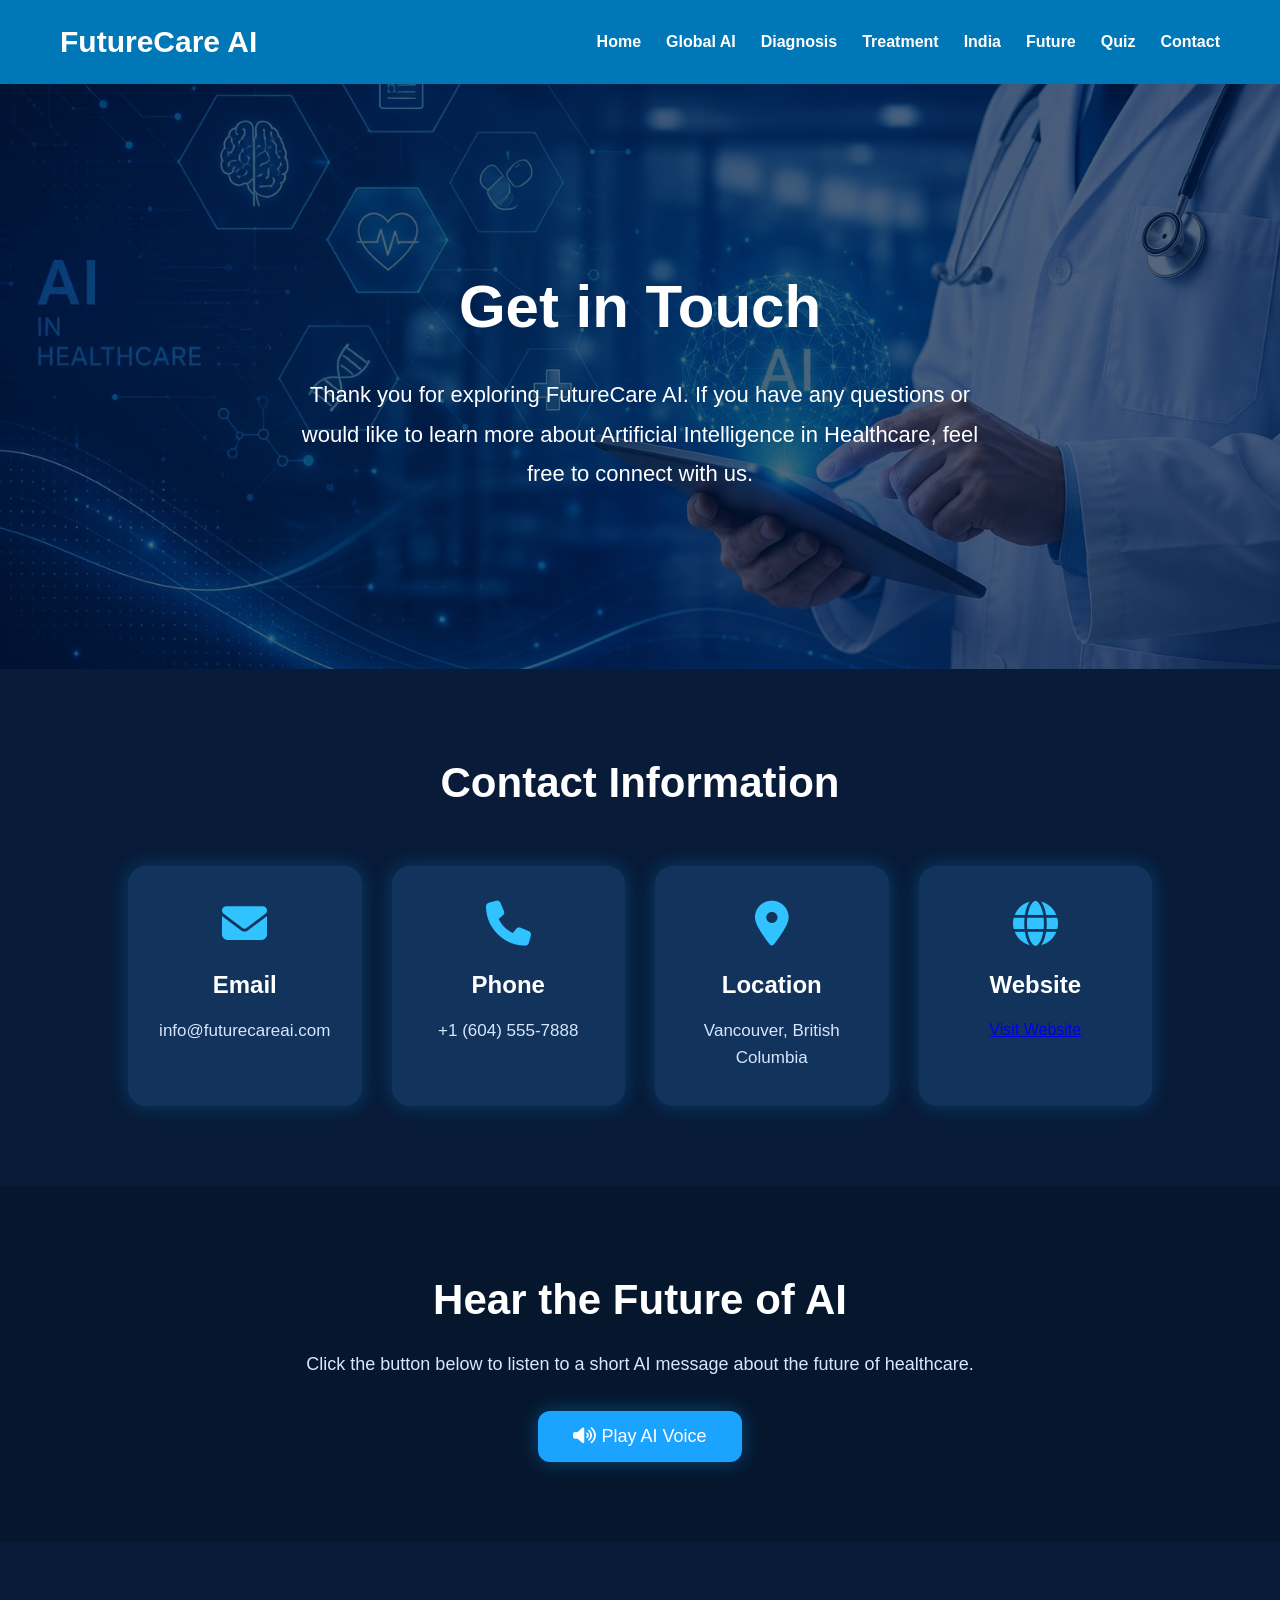
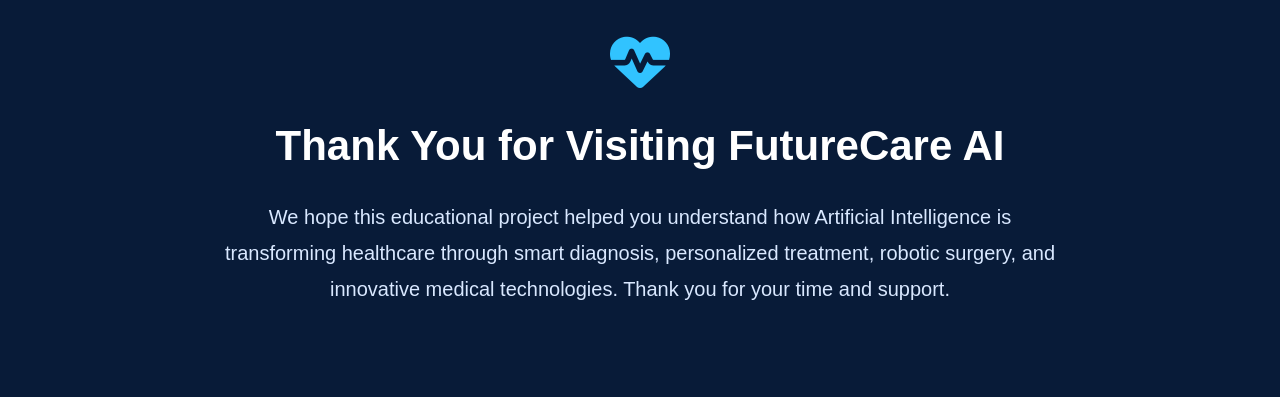
<file: contact.html>
<!DOCTYPE html>
<html lang="en">

<head>
    <meta charset="UTF-8">
    <meta name="viewport" content="width=device-width, initial-scale=1.0">
    <title>Contact | FutureCare AI</title>

    <link rel="stylesheet" href="css/style.css">

    <link rel="stylesheet"
        href="https://cdnjs.cloudflare.com/ajax/libs/font-awesome/6.6.0/css/all.min.css">
</head>

<body>
     <header>
    <nav class="navbar">
        <div class="logo">FutureCare AI</div>
        <ul class="nav-links">
            <li><a href="index.html">Home</a></li>
            <li><a href="global.html">Global AI</a></li>
            <li><a href="diagnosis.html">Diagnosis</a></li>
            <li><a href="treatment.html">Treatment</a></li>
            <li><a href="india.html">India</a></li>
            <li><a href="future.html">Future</a></li>
            <li><a href="quiz.html">Quiz</a></li>
            <li><a href="contact.html">Contact</a></li>
        </ul>
    </nav>
</header>

    <main>
 <!-- Hero Section -->
        <section class="contact-hero">
            <div class="contact-overlay">
                <h1>Get in Touch</h1>
                <p>
                    Thank you for exploring FutureCare AI. If you have any
                    questions or would like to learn more about Artificial
                    Intelligence in Healthcare, feel free to connect with us.
                </p>
            </div>
        </section>
        <section class="contact-info">

    <h2>Contact Information</h2>

    <div class="contact-grid">

        <div class="contact-card">
            <i class="fa-solid fa-envelope"></i>
            <h3>Email</h3>
            <p>info@futurecareai.com</p>
        </div>

        <div class="contact-card">
            <i class="fa-solid fa-phone"></i>
            <h3>Phone</h3>
            <p>+1 (604) 555-7888</p>
        </div>

        <div class="contact-card">
            <i class="fa-solid fa-location-dot"></i>
            <h3>Location</h3>
            <p>Vancouver, British Columbia</p>
        </div>

        <div class="contact-card">
            <i class="fa-solid fa-globe"></i>
            <h3>Website</h3>
           <a href="https://madhavsharma13.github.io/futurecare-ai/" target="_blank">
    Visit Website
</a>
        </div>

    </div>

</section>
        <section class="audio-section">

    <h2>Hear the Future of AI</h2>

    <p>
        Click the button below to listen to a short AI message about the future of healthcare.
    </p>

    <audio id="aiAudio">
        <source src="ai-voice.mp3" type="audio/mpeg">
    </audio>

    <button onclick="playAudio()">
        <i class="fa-solid fa-volume-high"></i>
        Play AI Voice
    </button>

</section>
        <section class="thankyou-section">

    <i class="fa-solid fa-heart-pulse"></i>

    <h2>Thank You for Visiting FutureCare AI</h2>

    <p>
        We hope this educational project helped you understand how Artificial
        Intelligence is transforming healthcare through smart diagnosis,
        personalized treatment, robotic surgery, and innovative medical
        technologies. Thank you for your time and support.
    </p>

</section>
    </main>

    <!-- Paste the SAME footer from your other pages -->

    <script src="js/script.js"></script>

</body>

</html>
</file>
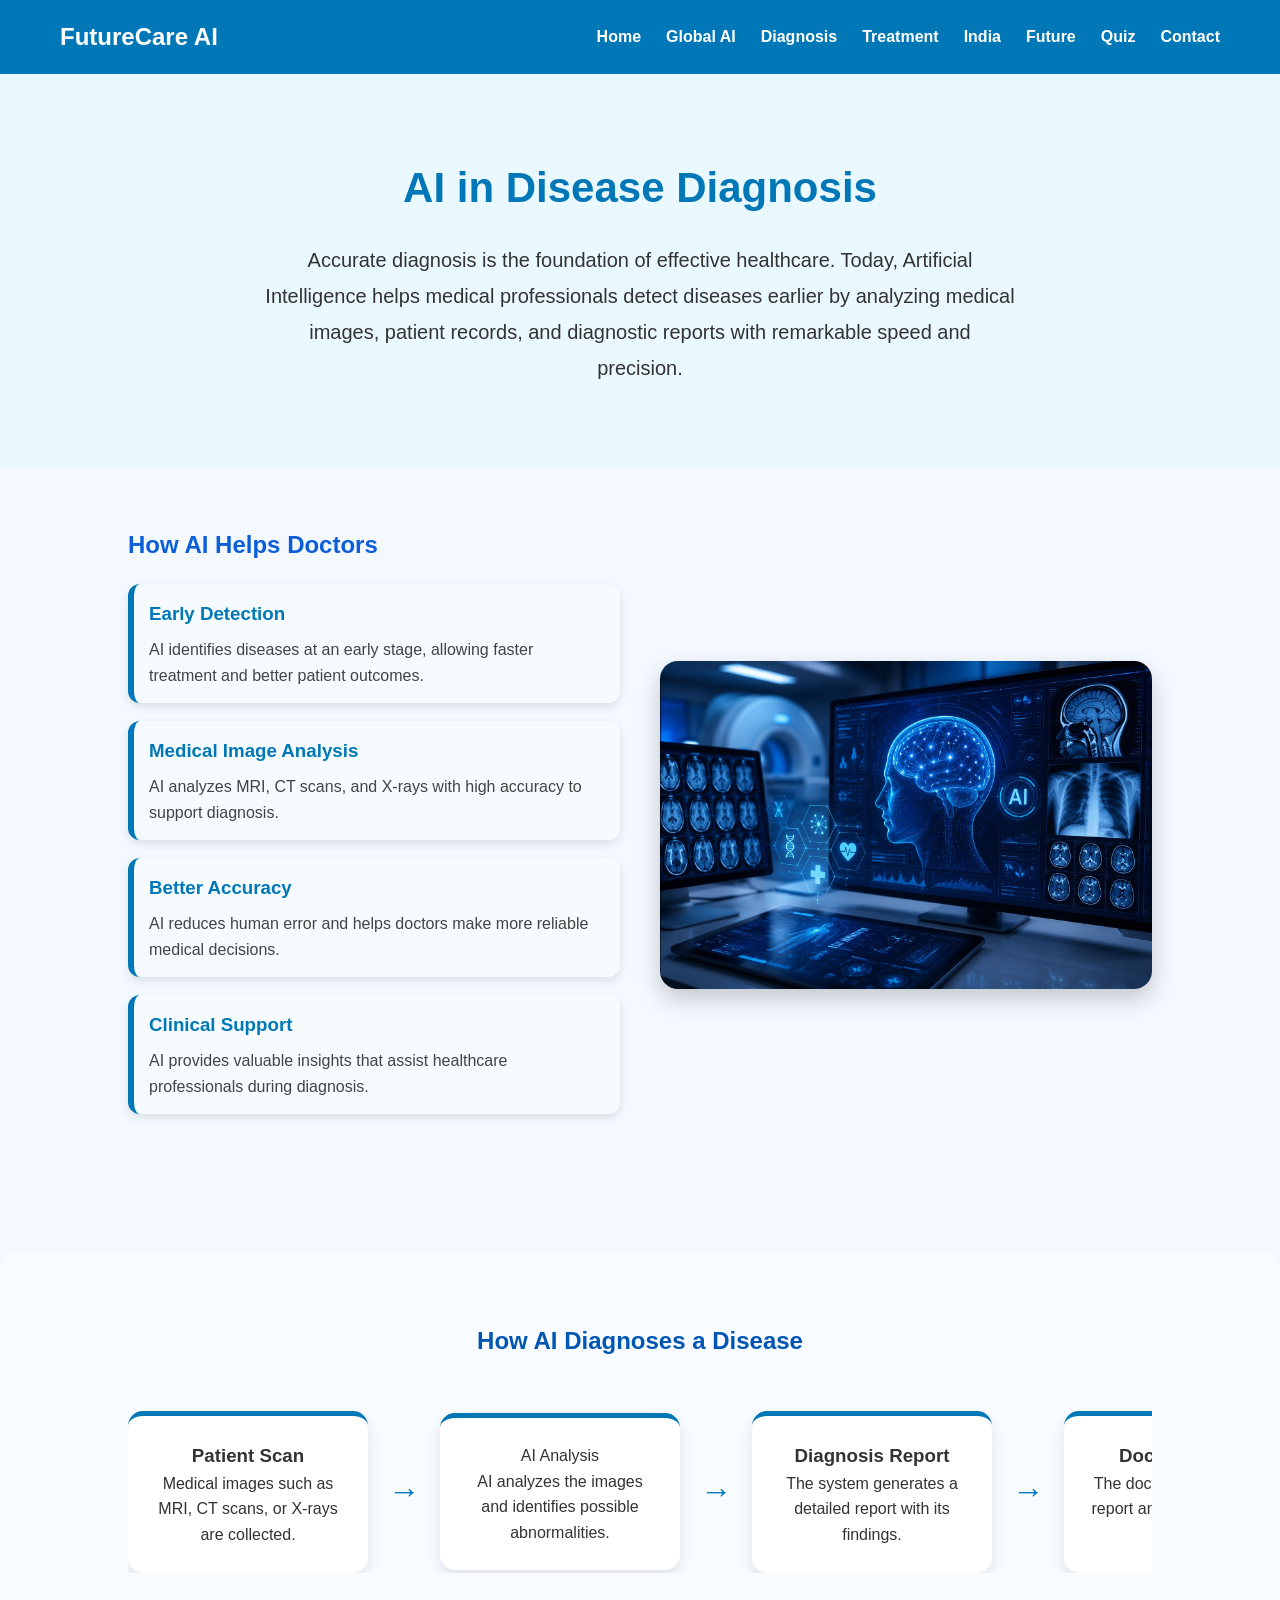
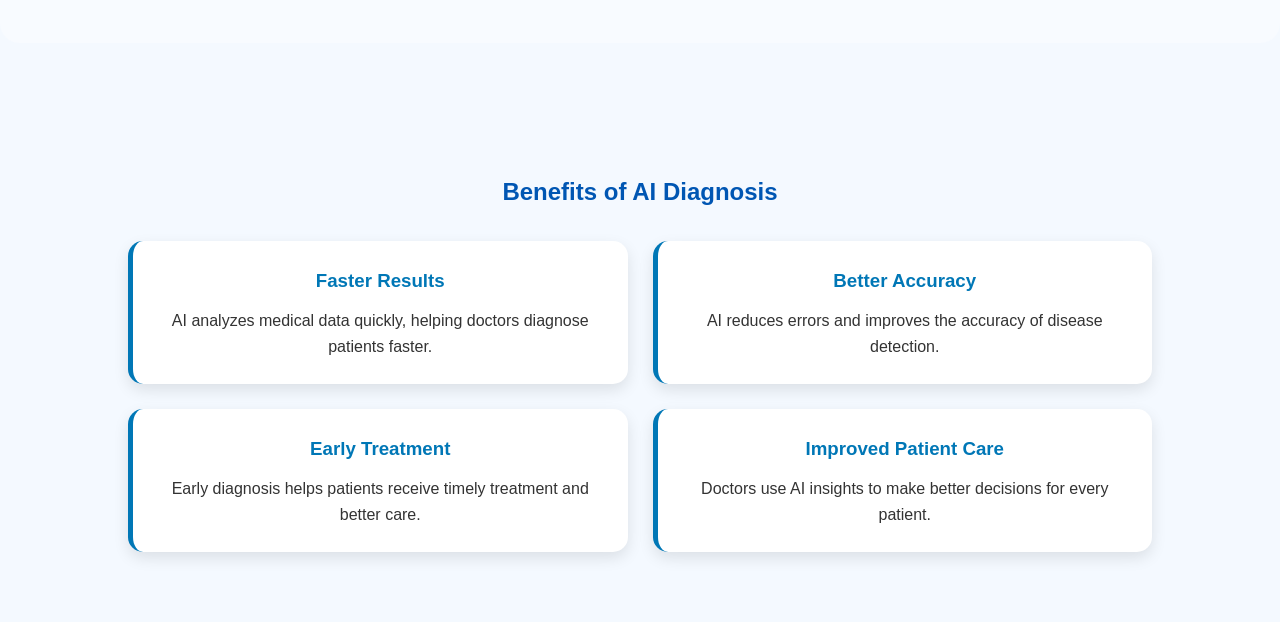
<file: diagnosis.html>
<!DOCTYPE html>
<html lang="en">

<head>
    <meta charset="UTF-8">
    <meta name="viewport" content="width=device-width, initial-scale=1.0">
    <title>AI Diagnosis | FutureCare AI</title>

    <link rel="stylesheet" href="css/style.css">
    <script src="js/script.js"></script>
</head>

<body>
  <header>

    <nav class="navbar">

        <h1>FutureCare AI</h1>

        <div class="nav-links">

            <a href="index.html">Home</a>

            <a href="global.html">Global AI</a>

            <a href="diagnosis.html">Diagnosis</a>

            <a href="treatment.html">Treatment</a>

            <a href="india.html">India</a>

            <a href="future.html">Future</a>

            <a href="quiz.html">Quiz</a>

            <a href="contact.html">Contact</a>

        </div>

    </nav>

</header>
  <main>

    <section class="page-banner">

        <h2>AI in Disease Diagnosis</h2>

        <p>
            Accurate diagnosis is the foundation of effective healthcare. Today,
            Artificial Intelligence helps medical professionals detect diseases
            earlier by analyzing medical images, patient records, and diagnostic
            reports with remarkable speed and precision.
        </p>

    </section>
      <section class="diagnosis-overview">

    <div class="overview-text">

<h2>How AI Helps Doctors</h2>

<div class="feature-card">
    <h3> Early Detection</h3>
    <p>AI identifies diseases at an early stage, allowing faster treatment and better patient outcomes.</p>
</div>

<div class="feature-card">
    <h3>Medical Image Analysis</h3>
    <p>AI analyzes MRI, CT scans, and X-rays with high accuracy to support diagnosis.</p>
</div>

<div class="feature-card">
    <h3> Better Accuracy</h3>
    <p>AI reduces human error and helps doctors make more reliable medical decisions.</p>
</div>

<div class="feature-card">
    <h3>Clinical Support</h3>
    <p>AI provides valuable insights that assist healthcare professionals during diagnosis.</p>
</div>

</div>
    <div class="overview-image">

        <img src="images/diagnosis.jpg" alt="AI Diagnosis">

    </div>

</section>
<section class="diagnosis-process">

    <h2>How AI Diagnoses a Disease</h2>

    <div class="process-container">

        <div class="process-box">
            <h3>Patient Scan</h3>
            <p>Medical images such as MRI, CT scans, or X-rays are collected.</p>
        </div>

        <div class="arrow">→</div>

        <div class="process-box">
            <h3></h3> AI Analysis</h3>
            <p>AI analyzes the images and identifies possible abnormalities.</p>
        </div>

        <div class="arrow">→</div>

        <div class="process-box">
            <h3>Diagnosis Report</h3>
            <p>The system generates a detailed report with its findings.</p>
        </div>

        <div class="arrow">→</div>

        <div class="process-box">
            <h3>Doctor Review</h3>
            <p>The doctor reviews the AI report and makes the final decision.</p>
        </div>

    </div>

</section>
      <section class="benefits">

    <h2>Benefits of AI Diagnosis</h2>

    <div class="benefits-container">

        <div class="benefit-card">
            <h3> Faster Results</h3>
            <p>AI analyzes medical data quickly, helping doctors diagnose patients faster.</p>
        </div>

        <div class="benefit-card">
            <h3> Better Accuracy</h3>
            <p>AI reduces errors and improves the accuracy of disease detection.</p>
        </div>

        <div class="benefit-card">
            <h3>Early Treatment</h3>
            <p>Early diagnosis helps patients receive timely treatment and better care.</p>
        </div>

        <div class="benefit-card">
            <h3> Improved Patient Care</h3>
            <p>Doctors use AI insights to make better decisions for every patient.</p>
        </div>

    </div>

</section>
</main>

</body>

</html>
</file>
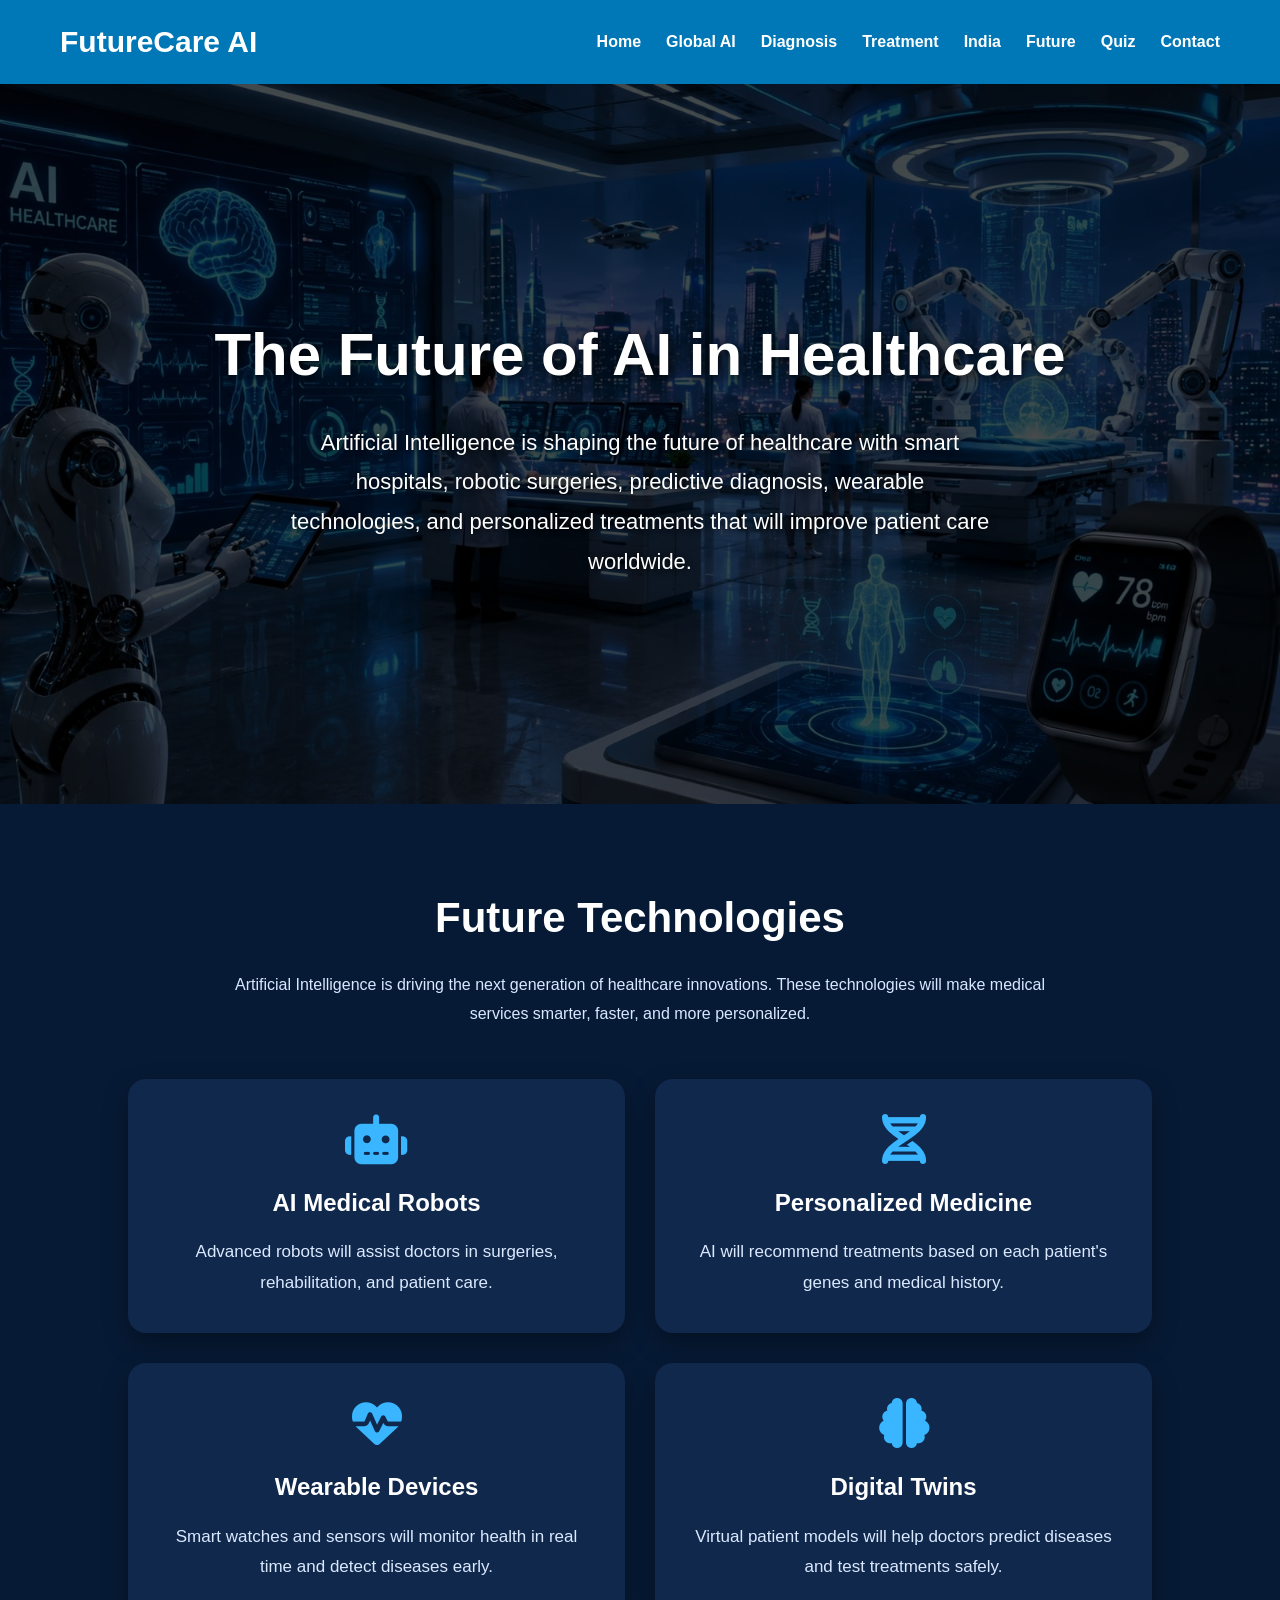
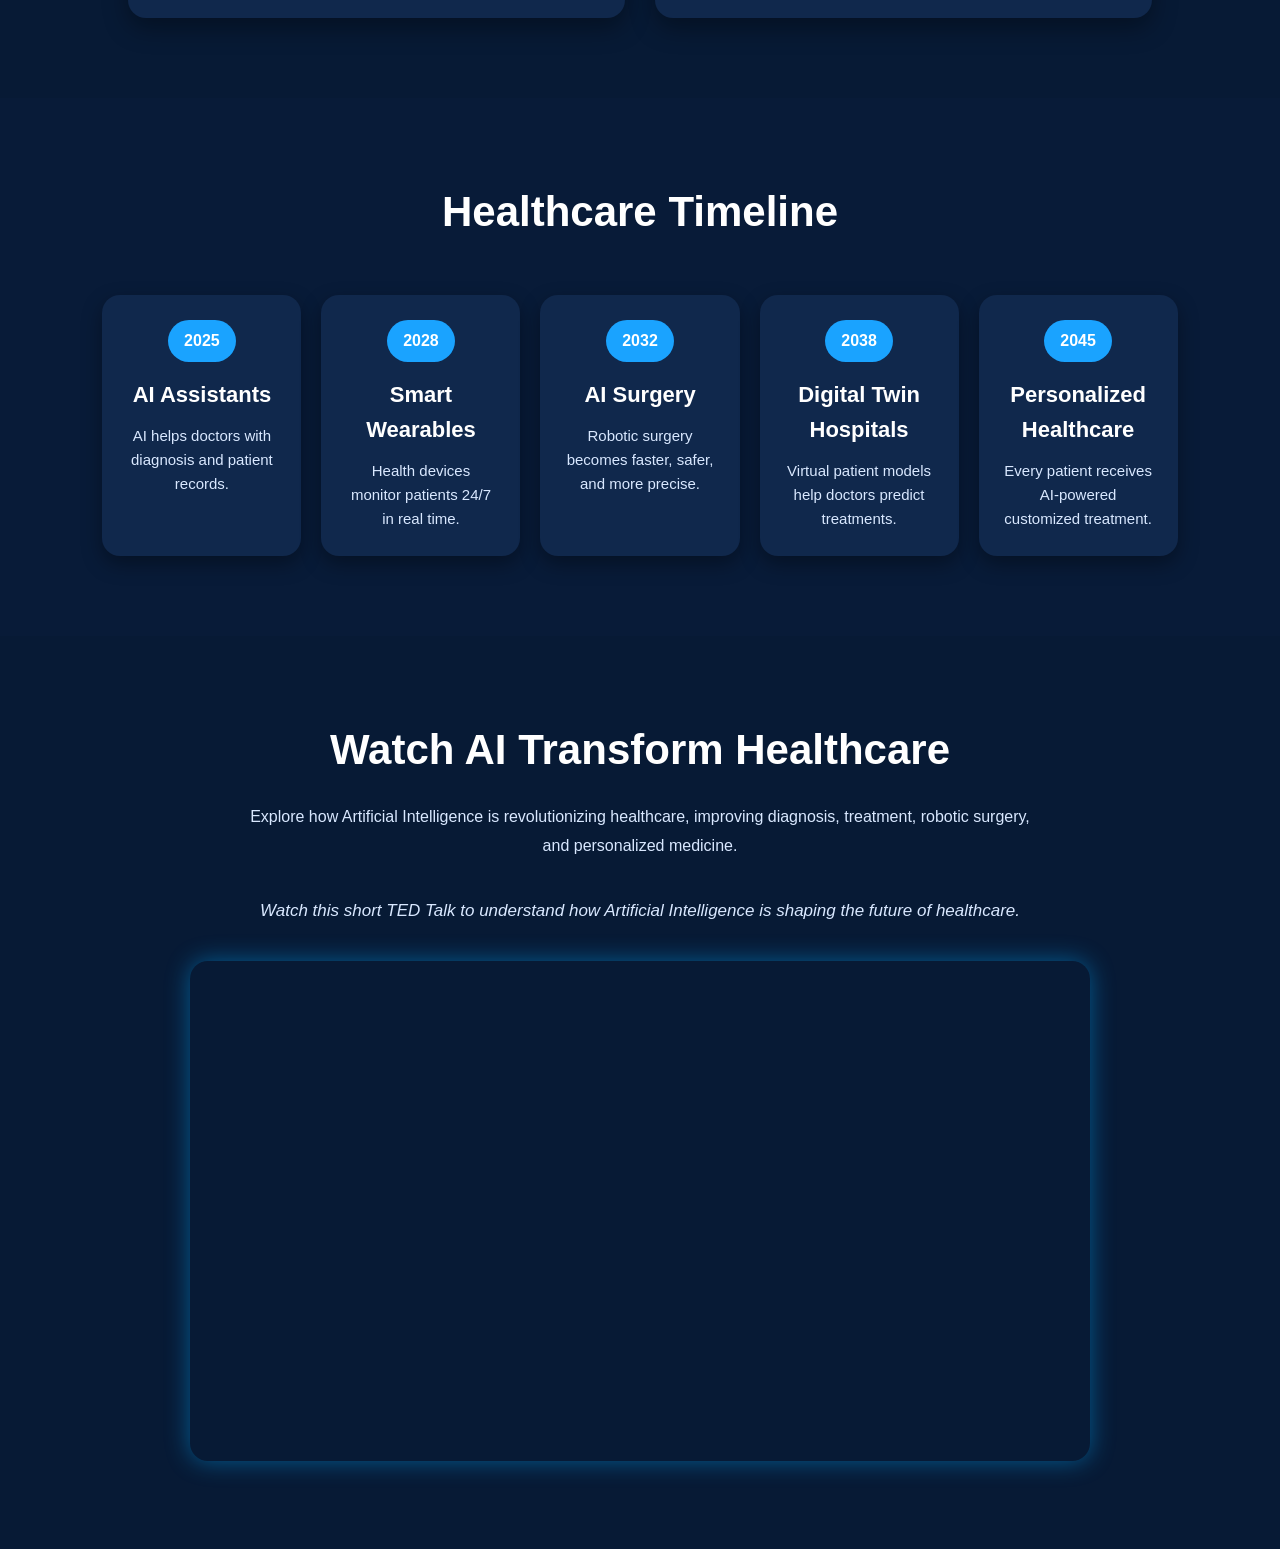
<file: future.html>
<!DOCTYPE html>
<html lang="en">
<head>
    <meta charset="UTF-8">
    <meta name="viewport" content="width=device-width, initial-scale=1.0">
    <title>Future of AI | FutureCare AI</title>

    <link rel="stylesheet" href="css/style.css">
    <link rel="stylesheet"
    href="https://cdnjs.cloudflare.com/ajax/libs/font-awesome/6.5.2/css/all.min.css">
</head>
<body>
<header>
    <nav class="navbar">
        <div class="logo">FutureCare AI</div>

        <ul class="nav-links">
            <li><a href="index.html">Home</a></li>
            <li><a href="global.html">Global AI</a></li>
            <li><a href="diagnosis.html">Diagnosis</a></li>
            <li><a href="treatment.html">Treatment</a></li>
            <li><a href="india.html">India</a></li>
            <li><a href="future.html">Future</a></li>
            <li><a href="quiz.html">Quiz</a></li>
            <li><a href="contact.html">Contact</a></li>
        </ul>
    </nav>
</header>
<main>
  <section class="future-hero">
    <div class="future-overlay">

  <h1>The Future of AI in Healthcare</h1>

        <p>
            Artificial Intelligence is shaping the future of healthcare with smart hospitals,
            robotic surgeries, predictive diagnosis, wearable technologies, and personalized
            treatments that will improve patient care worldwide.
        </p>

    </div>

</section>
    <section class="future-tech">
    <h2>Future Technologies</h2>
    <p>
        Artificial Intelligence is driving the next generation of healthcare innovations. These technologies will make medical services smarter, faster, and more personalized.
    </p>
    <div class="tech-grid">
        <div class="tech-card">
            <i class="fa-solid fa-robot"></i>
            <h3>AI Medical Robots</h3>
            <p>Advanced robots will assist doctors in surgeries, rehabilitation, and patient care.</p>
        </div>
        <div class="tech-card">
            <i class="fa-solid fa-dna"></i>
            <h3>Personalized Medicine</h3>
            <p>AI will recommend treatments based on each patient's genes and medical history.</p>
        </div>
        <div class="tech-card">
            <i class="fa-solid fa-heart-pulse"></i>
            <h3>Wearable Devices</h3>
            <p>Smart watches and sensors will monitor health in real time and detect diseases early.</p>
        </div>
        <div class="tech-card">
            <i class="fa-solid fa-brain"></i>
            <h3>Digital Twins</h3>
            <p>Virtual patient models will help doctors predict diseases and test treatments safely.</p>
        </div>
    </div>
</section>
<section class="future-timeline">
    <h2>Healthcare Timeline</h2>
    <div class="timeline">
        <div class="timeline-item">
            <span>2025</span>
            <h3>AI Assistants</h3>
            <p>AI helps doctors with diagnosis and patient records.</p>
        </div>
        <div class="timeline-item">
            <span>2028</span>
            <h3>Smart Wearables</h3>
            <p>Health devices monitor patients 24/7 in real time.</p>
        </div>

        <div class="timeline-item">
            <span>2032</span>
            <h3>AI Surgery</h3>
            <p>Robotic surgery becomes faster, safer, and more precise.</p>
        </div>

        <div class="timeline-item">
            <span>2038</span>
            <h3>Digital Twin Hospitals</h3>
            <p>Virtual patient models help doctors predict treatments.</p>
        </div>
        <div class="timeline-item">
            <span>2045</span>
            <h3>Personalized Healthcare</h3>
            <p>Every patient receives AI-powered customized treatment.</p>
        </div>
    </div>
</section>
<section class="future-video">

    <h2>Watch AI Transform Healthcare</h2>

    <p>
        Explore how Artificial Intelligence is revolutionizing healthcare,
        improving diagnosis, treatment, robotic surgery, and personalized medicine.
    </p>
<p class="video-note">
     Watch this short TED Talk to understand how Artificial Intelligence is shaping the future of healthcare.
</p>
    <iframe
        src="https://www.youtube.com/embed/7ZsyYCZB3Nw?si=deyqX7z114jjh0Wz"
        title="AI in Healthcare"
        allow="accelerometer; autoplay; clipboard-write; encrypted-media; gyroscope; picture-in-picture; web-share"
        referrerpolicy="strict-origin-when-cross-origin"
        allowfullscreen>
    </iframe>

</section>
</file>
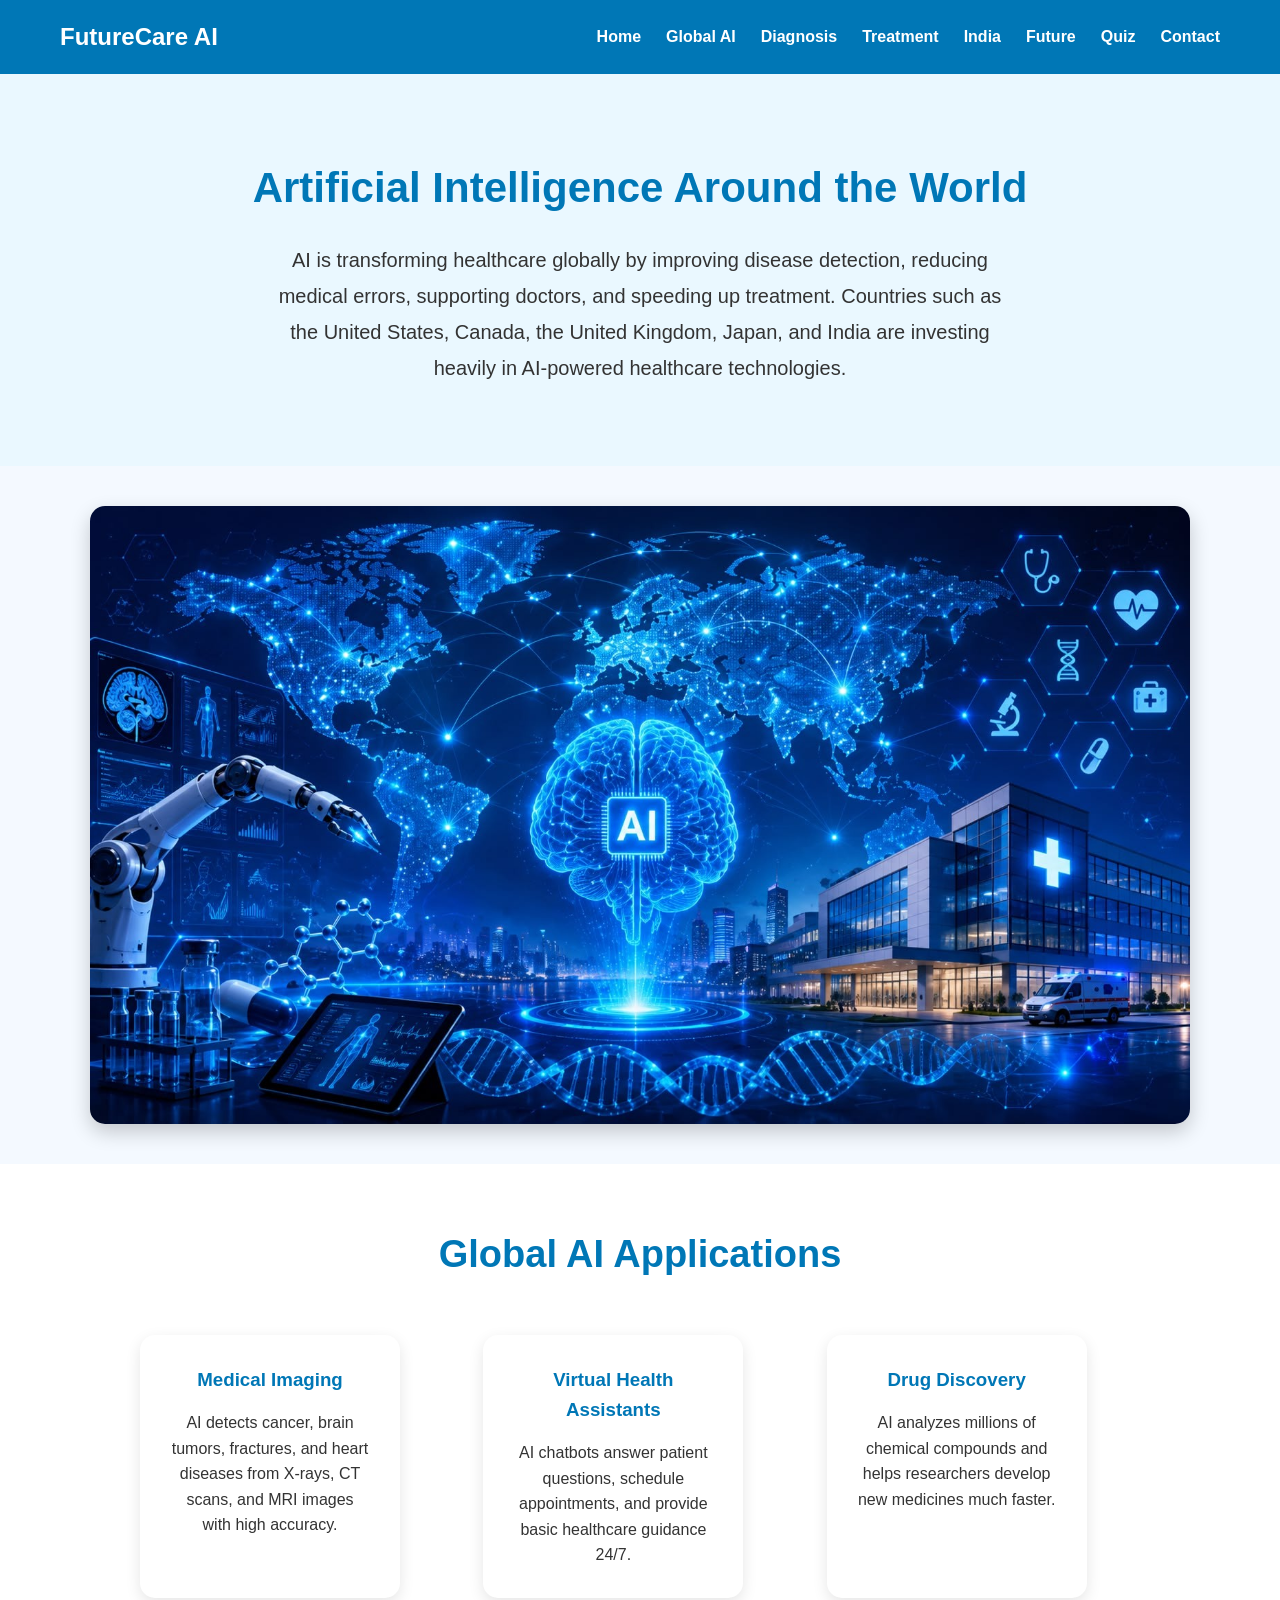
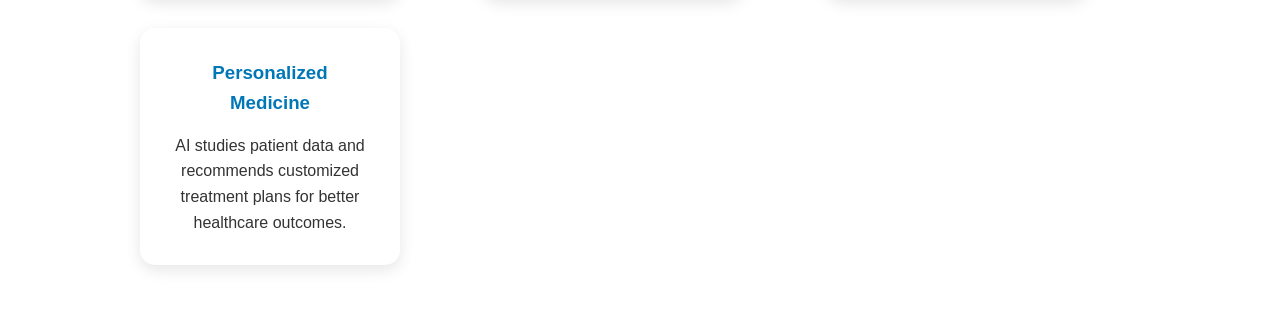
<file: global.html>
<!DOCTYPE html>
<html lang="en">
<head>
    <meta charset="UTF-8">
    <meta name="viewport" content="width=device-width, initial-scale=1.0">
    <title>Global AI | FutureCare AI</title>

    <link rel="stylesheet" href="css/style.css">
    <script src="js/script.js"></script>
</head>
<body>

<header>
    <nav class="navbar">
        <h1>FutureCare AI</h1>

        <div class="nav-links">
            <a href="index.html">Home</a>
            <a href="global.html">Global AI</a>
            <a href="diagnosis.html">Diagnosis</a>
            <a href="treatment.html">Treatment</a>
            <a href="india.html">India</a>
            <a href="future.html">Future</a>
            <a href="quiz.html">Quiz</a>
            <a href="contact.html">Contact</a>
        </div>
    </nav>
</header>
<section class="page-banner">
    <h2>Artificial Intelligence Around the World</h2>

    <p>
        AI is transforming healthcare globally by improving disease detection,
        reducing medical errors, supporting doctors, and speeding up treatment.
        Countries such as the United States, Canada, the United Kingdom, Japan,
        and India are investing heavily in AI-powered healthcare technologies.
    </p>
</section>

    <!-- IMAGE HERE -->
     <section class="global-image">
    <img src="images/ai-features.jpg" alt="Global AI Healthcare">
  </section>
<section class="features">

<h2>Global AI Applications</h2>
<div class="feature-container">

<div class="card">
<h3>Medical Imaging</h3>
<p>
AI detects cancer, brain tumors, fractures, and heart diseases from X-rays,
CT scans, and MRI images with high accuracy.
</p>
</div>
<div class="card">
<h3>Virtual Health Assistants</h3>
<p>
AI chatbots answer patient questions, schedule appointments, and provide
basic healthcare guidance 24/7.
</p>
</div>
<div class="card">
<h3>Drug Discovery</h3>
<p>
AI analyzes millions of chemical compounds and helps researchers develop
new medicines much faster.
</p>
</div>

<div class="card">
<h3>Personalized Medicine</h3>
<p>
AI studies patient data and recommends customized treatment plans for
better healthcare outcomes.
</p>
</div>

</div>
</section>

</body>
</html>
</file>
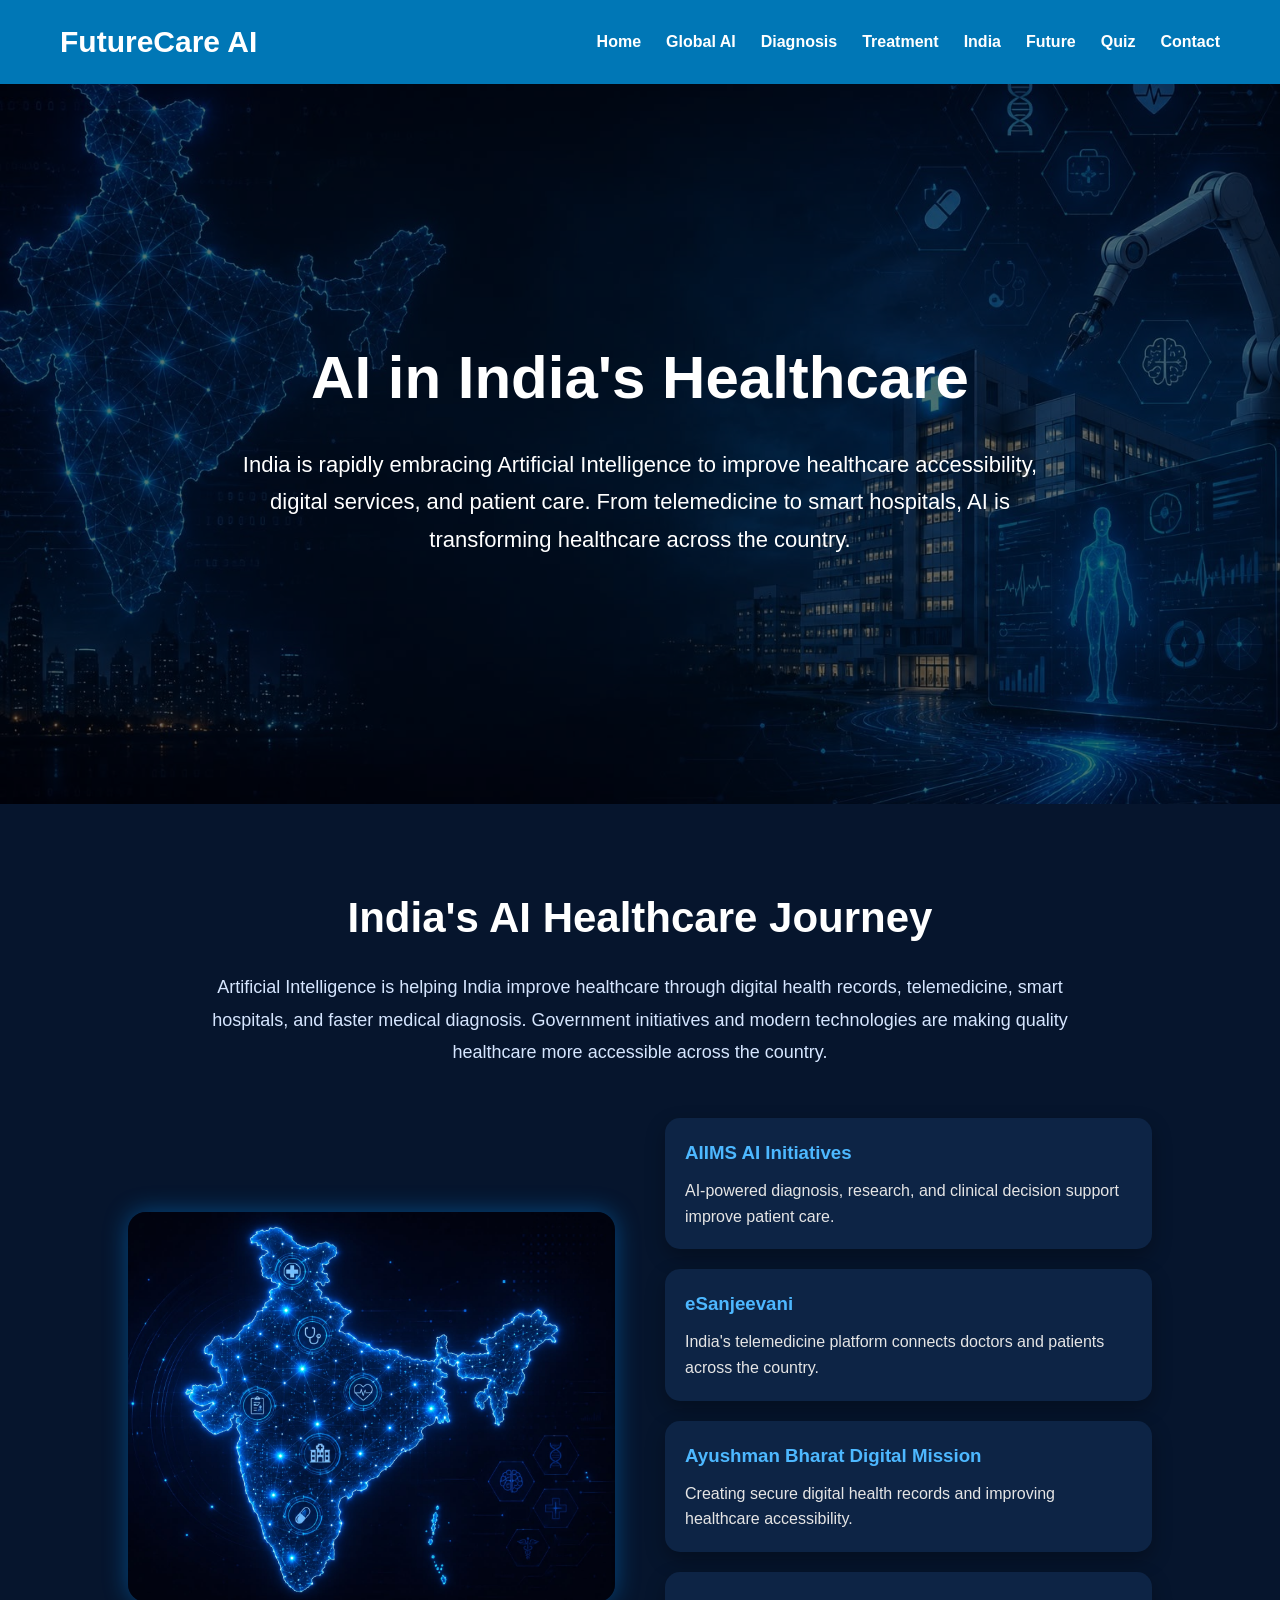
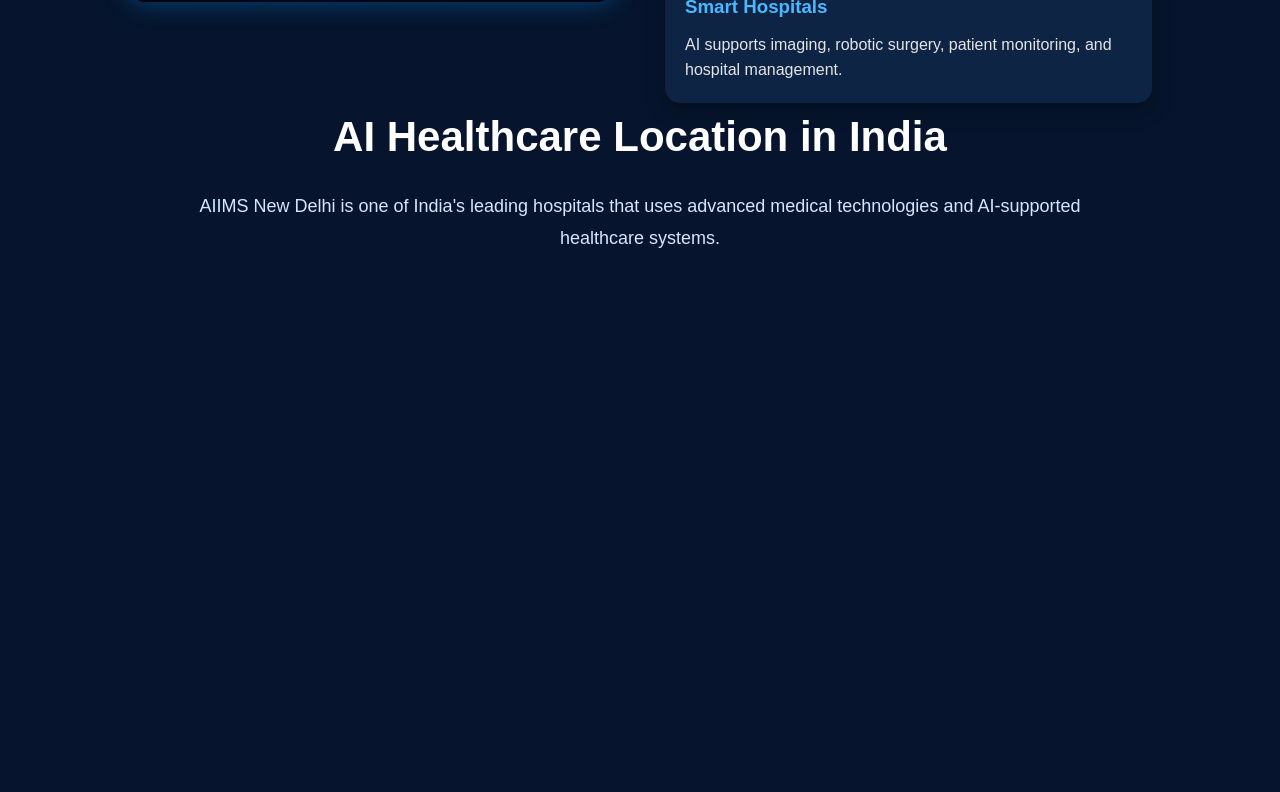
<file: india.html>
<!DOCTYPE html>
<html lang="en">
<head>
    <meta charset="UTF-8">
    <meta name="viewport" content="width=device-width, initial-scale=1.0">
    <title>AI in India | FutureCare AI</title>
    <link rel="stylesheet" href="css/style.css">
</head>
<body>
<header>
    <nav class="navbar">
        <div class="logo">FutureCare AI</div>
        <ul class="nav-links">
            <li><a href="index.html">Home</a></li>
            <li><a href="global.html">Global AI</a></li>
            <li><a href="diagnosis.html">Diagnosis</a></li>
            <li><a href="treatment.html">Treatment</a></li>
            <li><a href="india.html">India</a></li>
            <li><a href="future.html">Future</a></li>
            <li><a href="quiz.html">Quiz</a></li>
            <li><a href="contact.html">Contact</a></li>
        </ul>
    </nav>
</header>

<main>
  <section class="india-hero">

    <div class="india-overlay">

        <h1>AI in India's Healthcare</h1>
        <p>
            India is rapidly embracing Artificial Intelligence to improve healthcare accessibility,
            digital services, and patient care. From telemedicine to smart hospitals,
            AI is transforming healthcare across the country.
        </p>
    </div>

</section>
    <section class="india-journey">

    <h2>India's AI Healthcare Journey</h2>

    <p>
        Artificial Intelligence is helping India improve healthcare through digital health records,
        telemedicine, smart hospitals, and faster medical diagnosis. Government initiatives and
        modern technologies are making quality healthcare more accessible across the country.
    </p>

    <div class="india-content">
        <div class="india-map">
            <img src="images/india-map.png" alt="India AI Healthcare Map">
        </div>

        <div class="india-info">

            <div class="info-card">
                <h3>AIIMS AI Initiatives</h3>
                <p>AI-powered diagnosis, research, and clinical decision support improve patient care.</p>
            </div>

            <div class="info-card">
                <h3> eSanjeevani</h3>
                <p>India's telemedicine platform connects doctors and patients across the country.</p>
            </div>

            <div class="info-card">
                <h3> Ayushman Bharat Digital Mission</h3>
                <p>Creating secure digital health records and improving healthcare accessibility.</p>
            </div>
<div class="info-card">
                <h3> Smart Hospitals</h3>
                <p>AI supports imaging, robotic surgery, patient monitoring, and hospital management.</p>
            </div>

        </div>

    </div>
<h2 class="section-title">AI Healthcare Location in India</h2>

<p class="section-text">
AIIMS New Delhi is one of India's leading hospitals that uses advanced medical technologies and AI-supported healthcare systems.
</p>
        <iframe
src="https://www.google.com/maps?q=AIIMS%20New%20Delhi&output=embed"
width="100%"
height="400"
style="border:0; border-radius:15px;"
allowfullscreen=""
loading="lazy">
</iframe>
</section>
</file>
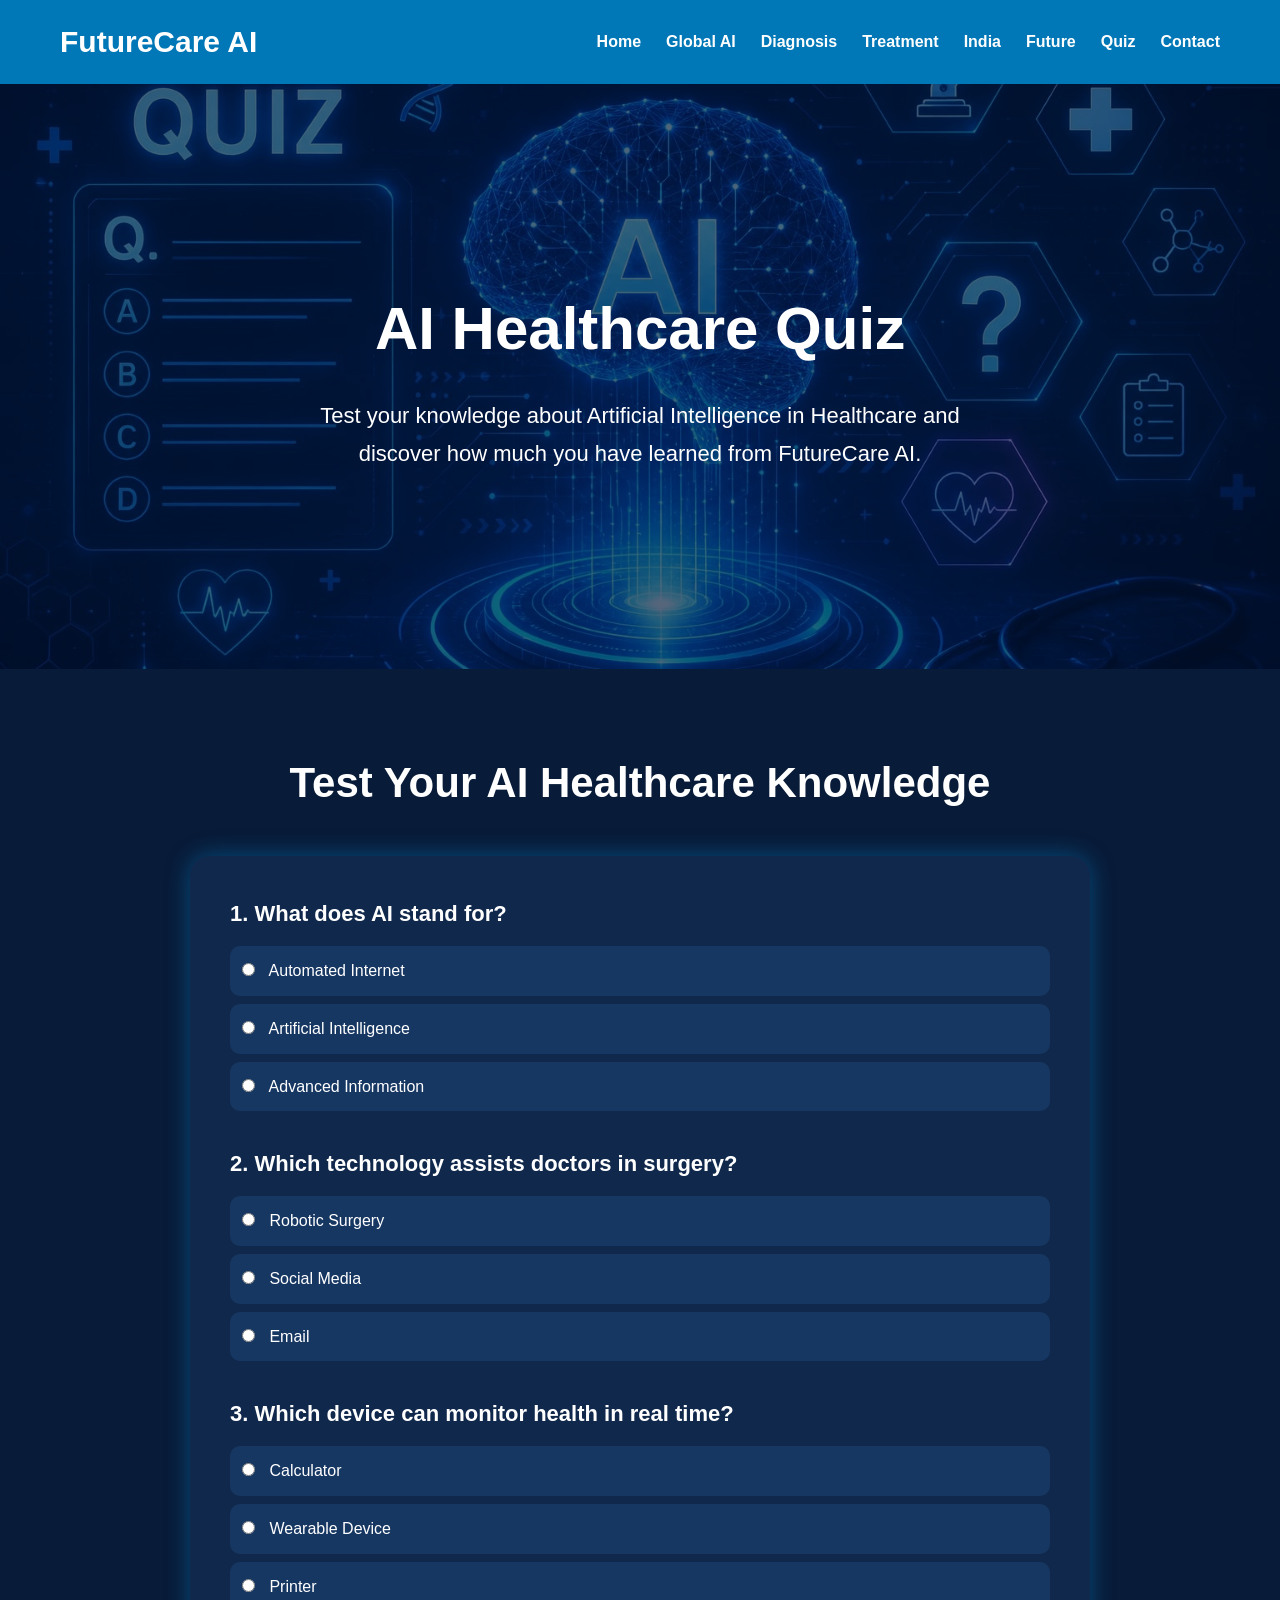
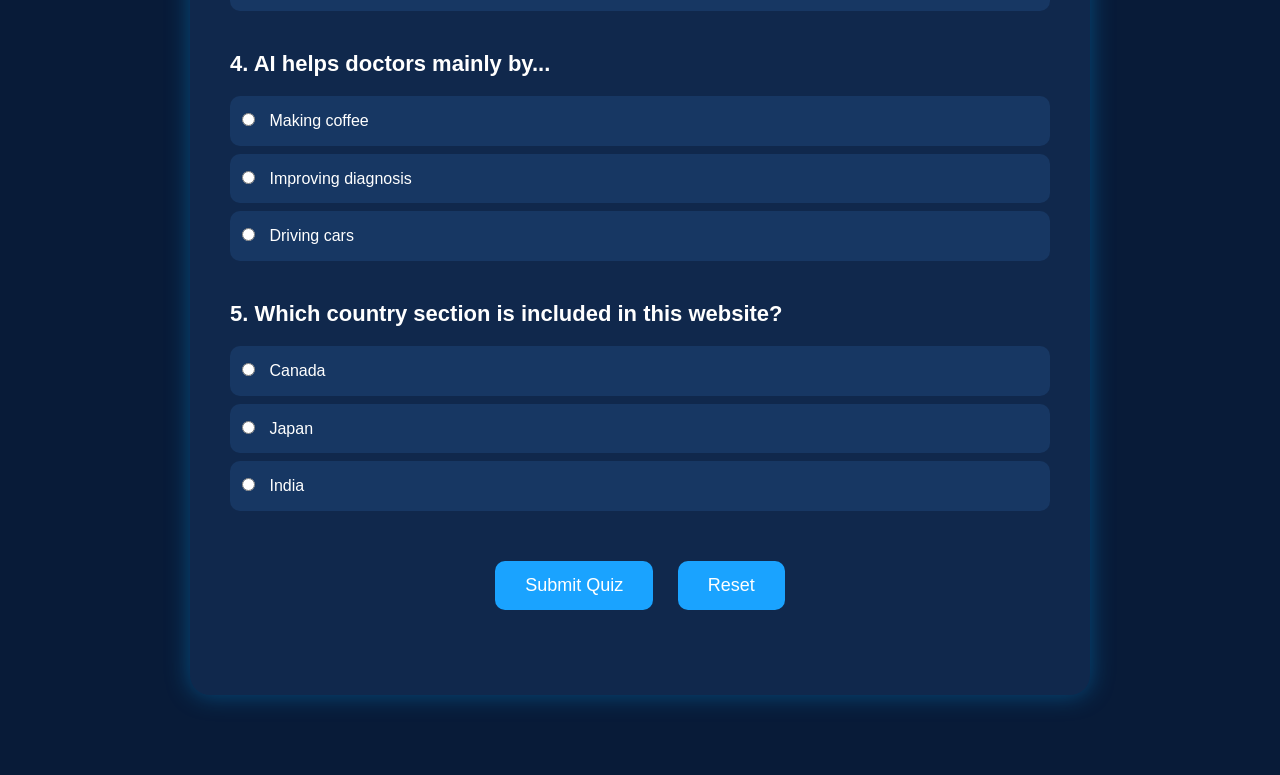
<file: quiz.html>
<!DOCTYPE html>
<html lang="en">

<head>
    <meta charset="UTF-8">
    <meta name="viewport" content="width=device-width, initial-scale=1.0">
    <title>Quiz | FutureCare AI</title>

    <link rel="stylesheet" href="css/style.css">

    <link rel="stylesheet"
        href="https://cdnjs.cloudflare.com/ajax/libs/font-awesome/6.6.0/css/all.min.css">
</head>

<body>
    <header>
    <nav class="navbar">
        <div class="logo">FutureCare AI</div>
        <ul class="nav-links">
            <li><a href="index.html">Home</a></li>
            <li><a href="global.html">Global AI</a></li>
            <li><a href="diagnosis.html">Diagnosis</a></li>
            <li><a href="treatment.html">Treatment</a></li>
            <li><a href="india.html">India</a></li>
            <li><a href="future.html">Future</a></li>
            <li><a href="quiz.html">Quiz</a></li>
            <li><a href="contact.html">Contact</a></li>
        </ul>
    </nav>
</header>
    <main>
<section class="quiz-hero">
    <div class="quiz-overlay">
        <h1>AI Healthcare Quiz</h1>
        <p>
            Test your knowledge about Artificial Intelligence in Healthcare and
            discover how much you have learned from FutureCare AI.
        </p>
    </div>
</section>
    </main>
<section class="quiz-section">

    <h2>Test Your AI Healthcare Knowledge</h2>

    <div class="quiz-box">
        <div class="question">
            <p>1. What does AI stand for?</p>

            <label><input type="radio" name="q1" value="a"> Automated Internet</label>
            <label><input type="radio" name="q1" value="b"> Artificial Intelligence</label>

            <label><input type="radio" name="q1" value="c"> Advanced Information</label>
        </div>

        <div class="question">
            <p>2. Which technology assists doctors in surgery?</p>
            <label><input type="radio" name="q2" value="a"> Robotic Surgery</label>

            <label><input type="radio" name="q2" value="b"> Social Media</label>

            <label><input type="radio" name="q2" value="c"> Email</label>
        </div>
        <div class="question">
            <p>3. Which device can monitor health in real time?</p>
            <label><input type="radio" name="q3" value="a"> Calculator</label>

            <label><input type="radio" name="q3" value="b"> Wearable Device</label>

            <label><input type="radio" name="q3" value="c"> Printer</label>
        </div>
        <div class="question">
            <p>4. AI helps doctors mainly by...</p>

            <label><input type="radio" name="q4" value="a"> Making coffee</label>

            <label><input type="radio" name="q4" value="b"> Improving diagnosis</label>

            <label><input type="radio" name="q4" value="c"> Driving cars</label>
        </div>

        <div class="question">
            <p>5. Which country section is included in this website?</p>

            <label><input type="radio" name="q5" value="a"> Canada</label>

            <label><input type="radio" name="q5" value="b"> Japan</label>

            <label><input type="radio" name="q5" value="c"> India</label>
        </div>
        <button onclick="checkQuiz()">Submit Quiz</button>

        <button onclick="resetQuiz()">Reset</button>
        <h3 id="result"></h3>
    </div>

</section>

    <script src="js/script.js"></script>

</body>
</html>
</file>
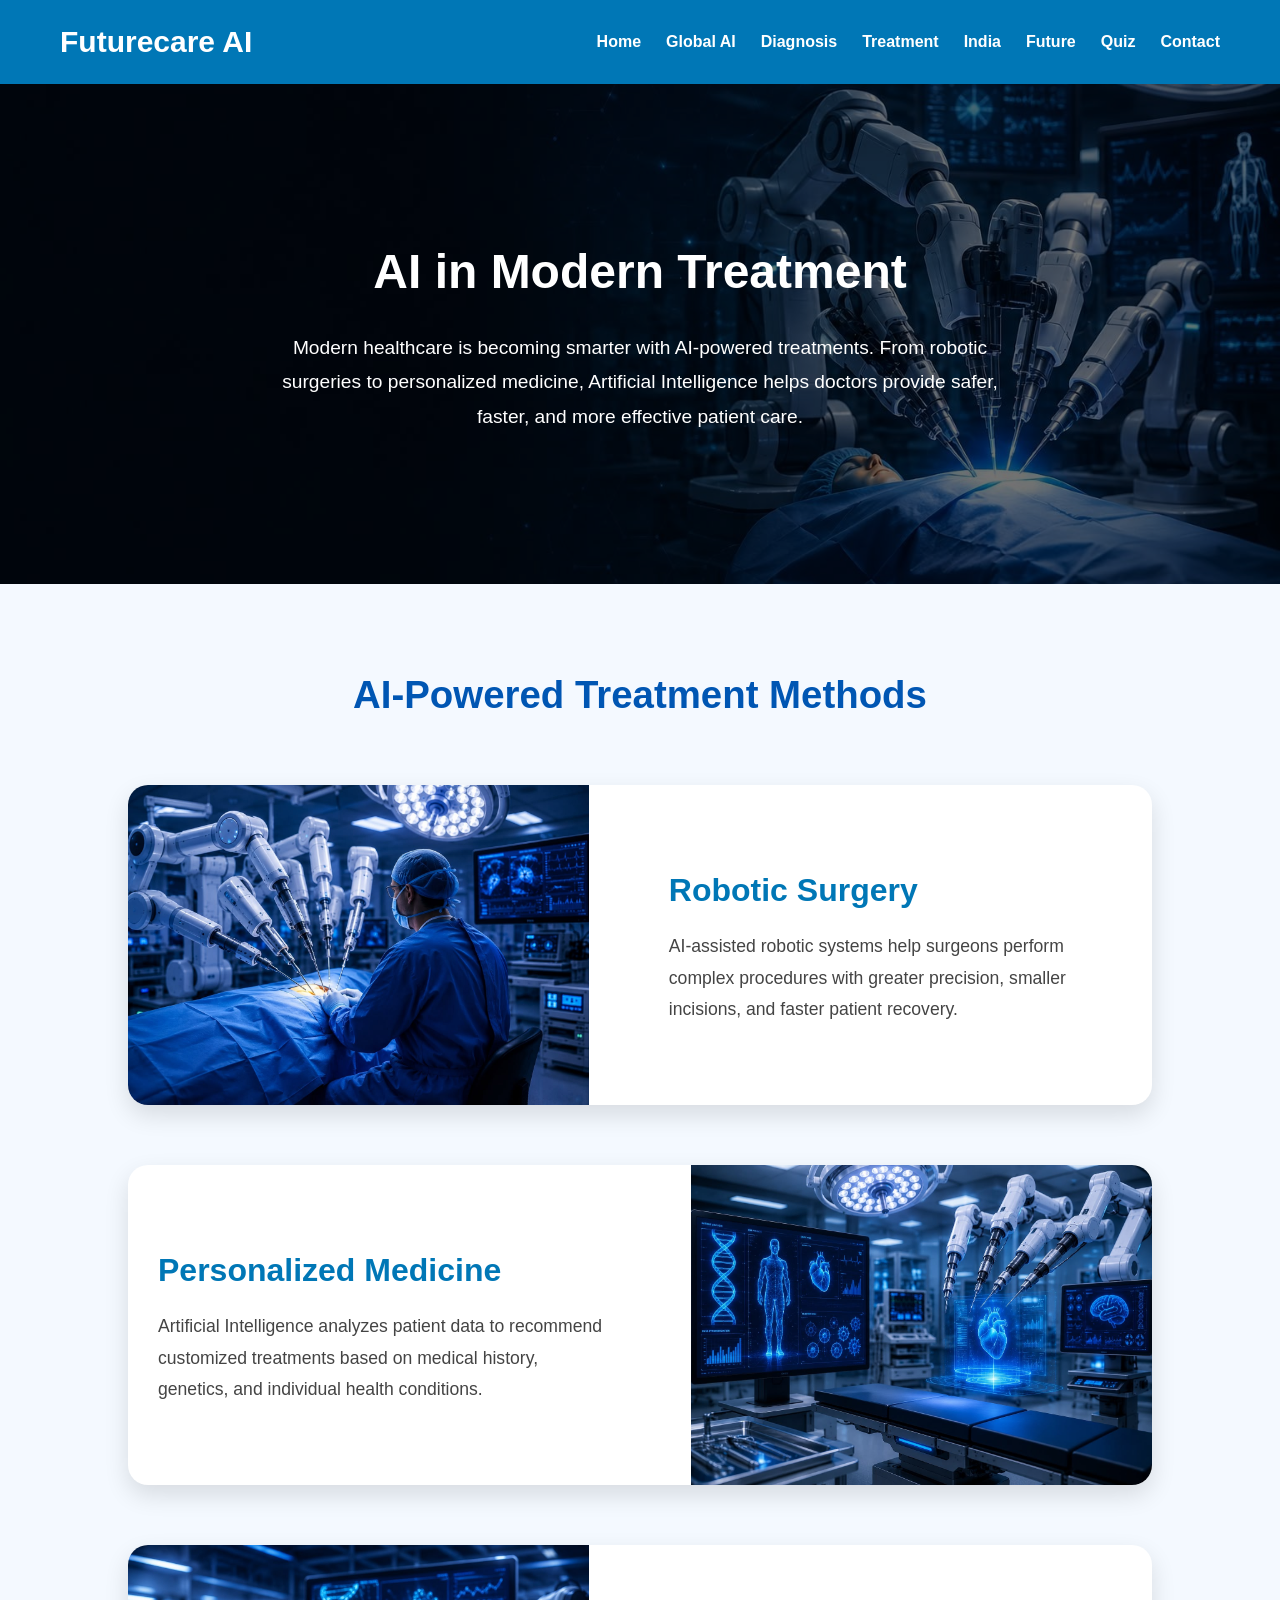
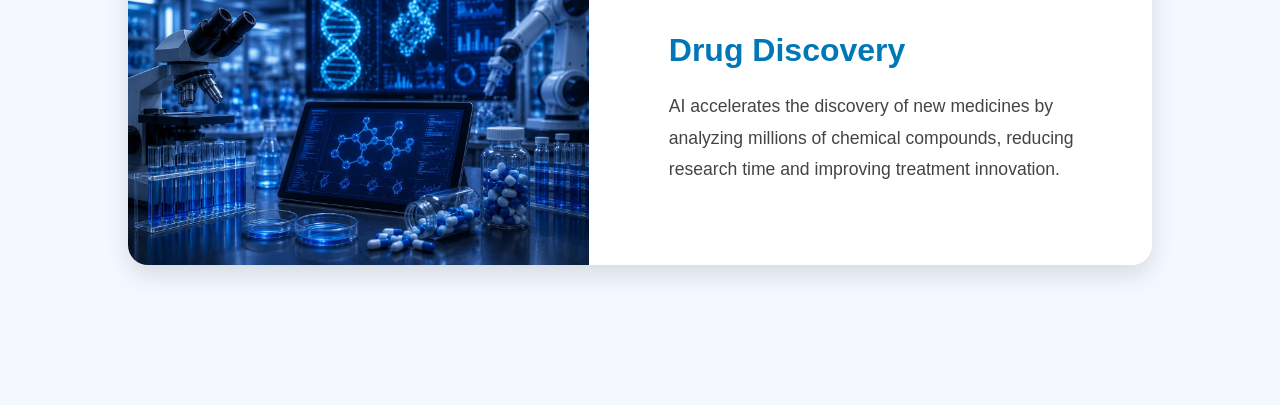
<file: treatment.html>
<!DOCTYPE html>
<html lang="en">

<head>
    <meta charset="UTF-8">
    <meta name="viewport" content="width=device-width, initial-scale=1.0">
    <title>AI in Modern Treatment | FutureCare AI</title>

    <link rel="stylesheet" href="css/style.css">
</head>

<body>
<nav class="navbar">
    
      <h1 class="logo">Futurecare AI</h1>
      <ul class="nav-links">
        <li><a href="index.html">Home</a></li>

        <li><a href="global.html">Global AI</a></li>
        <li><a href="diagnosis.html">Diagnosis</a></li>
        <li><A href="Treatment.html">Treatment</a></li>

        <li><a href="india.html">India</a></li>
        <li><a href="future.html">Future</a></li>
        <li><a href="quiz.html">Quiz</a></li>
        <li><a href="contact.html">Contact</a></li>

      </ul>

  
</nav>

<main>
<section class="treatment-hero">

    <div class="hero-overlay">

        <h1>AI in Modern Treatment</h1>

        <p>
            Modern healthcare is becoming smarter with AI-powered treatments. From robotic surgeries to personalized medicine, Artificial Intelligence helps doctors provide safer, faster, and more effective patient care.
        </p>

    </div>

</section>
    <section class="treatment-methods">

    <h2>AI-Powered Treatment Methods</h2>

    <div class="method-card">

        <img src="images/robotic-surgery.jpg" alt="Robotic Surgery">

        <div class="method-content">
            <h3>Robotic Surgery</h3>
            <p>
                AI-assisted robotic systems help surgeons perform complex procedures with greater precision, smaller incisions, and faster patient recovery.
            </p>
        </div>

    </div>

    <div class="method-card reverse">

        <img src="images/personalized-medicine.jpg" alt="Personalized Medicine">

        <div class="method-content">
            <h3>Personalized Medicine</h3>
            <p>
                Artificial Intelligence analyzes patient data to recommend customized treatments based on medical history, genetics, and individual health conditions.
            </p>
        </div>

    </div>

    <div class="method-card">

        <img src="images/drug-discovery.jpg" alt="Drug Discovery">

        <div class="method-content">
            <h3>Drug Discovery</h3>
            <p>
                AI accelerates the discovery of new medicines by analyzing millions of chemical compounds, reducing research time and improving treatment innovation.
            </p>
        </div>

    </div>

</section>
</main>

<footer>

</footer>

<script src="js/script.js"></script>


</body>

</html>
</file>
<file: css/style.css>
*{
    margin:0;
    padding:0;
    box-sizing:border-box;
    font-family:Arial, Helvetica, sans-serif;
}
body{
    background:#f4f9ff;
    color:#333;
    line-height:1.6;
}
.navbar{
    background:#0077b6;
    color:white;
    display:flex;
    justify-content:space-between;
    align-items:center;
    padding:18px 60px;
}
.logo{
    font-size:30px;
    font-weight:bold;
}

.nav-links{
    list-style:none;
    display:flex;
    gap:25px;
}
.nav-links a{
    color:white;
    text-decoration:none;
    font-weight:bold;
}
.nav-links a:hover{
    color:#ffd60a;
}
.hero{
    text-align:center;
    padding:100px 30px 60px;
    background:linear-gradient(135deg,#caf0f8,#90e0ef,#48cae4);
}

.hero h2{
    font-size:55px;
    margin-bottom:15px;
}
.hero h3{
    font-size:28px;
    margin-bottom:20px;
}
.hero p{
    max-width:900px;
    margin:20px auto;
    font-size:20px;
}
.hero button{
    margin-top:30px;
    padding:15px 35px;
    background:#0077b6;
    color:white;
    border:none;
    border-radius:8px;
    font-size:18px;
    cursor:pointer;
}
.hero button:hover{
    background:#023e8a;
}


.hero-image{
    width: 350px;
    max-width: 100%;
    display: block;
    margin: 30px auto;
    border-radius: 15px;
    box-shadow:0 8px 20pxrgba(0,0,0,0.2)
}

.about{
    padding:70px;
    text-align:center;
}
.about h2{
    color:#0077b6;
    margin-bottom:20px;
    font-size:38px;
}
.about p{
    max-width:900px;
    margin:auto;
    font-size:20px;
}
.features{
    padding:70px 40px;
    background:#ffffff;
    text-align:center;
}

.features h2{
    font-size:38px;
    color:#0077b6;
    margin-bottom:40px;
}

.feature-container{
    display:flex;
    justify-content:center;
    gap:25px;
    flex-wrap:wrap;
}

.card{
    width:260px;
    background:white;
    padding:25px;
    border-radius:12px;
    box-shadow:0 4px 12px rgba(0,0,0,0.15);
    transition:0.3s;
}

.card:hover{
    transform:translateY(-8px);
}

.card h3{
    color:#0077b6;
    margin-bottom:15px;
}

.card p{
    font-size:16px;
}
.statistics{
    background:#eaf8ff;
    padding:70px 20px;
    text-align:center;
}
.statistics h2{
    color:#0077b6;
    font-size:36px;
    margin-bottom:40px;
}
.stats-container{
    display:grid;
    grid-template-columns:repeat(4,1fr);
    gap:20px;
    max-width:1000px;
    margin:0 auto;
}
.stat-box{
    background:white;
    padding:25px;
    border-radius:12px;
    box-shadow:0 4px 10px rgba(0,0,0,0.15);
    text-align:center;
}
.stat-box h3{
    font-size:36px;
    color:#0077b6;
    margin-bottom:10px;
}
.stat-box p{
    font-size:16px;
}
.about p{
    max-width: 900px;
    margin: 20px auto;
    line-height: 1.8;
    font-size: 20px;
    text-align: center;
}
.feature-container{
    display: grid;
    grid-template-columns: repeat(2,1fr);
    gap: 30px;
    max-width: 1000px;
    margin: 40px auto;
}

.card{
    background: white;
    padding: 25px;
    border-radius: 12px;
    box-shadow: 0 4px 12px rgba(0,0,0,0.15);
    text-align: center;
}
.card h3{
    color:#0077b6;
    margin-bottom:10px;
}
.card p{
    line-height:1.6;
}
@media (max-width:768px){
    .feature-container,
    .stats-container{
        grid-template-columns:1fr;
    }
}
/* ===== Global AI Page ===== */
.page-banner{
    background:#eaf8ff;
    text-align:center;
    padding:80px 30px;
}

.page-banner h2{
    color:#0077b6;
    font-size:42px;
    margin-bottom:20px;
}
.page-banner p{
    max-width:750px;
    margin:auto;
    font-size:20px;
    line-height:1.8;
}
.features{
    padding:60px 20px 20px;
    background:#ffffff;
    text-align:center;
}
.feature-container{
    display:grid;
    grid-template-columns:repeat(auto-fit,minmax(250px,1fr));
    gap:30px;
    margin-top:50px;
}

.card{
    background:white;
    padding:30px;
    border-radius:15px;
    box-shadow:0 5px 15px rgba(0,0,0,0.1);
    transition:0.3s;
    min-height:220px;
}
.card:hover{
    transform:translateY(-8px);
}
.card h3{
    color:#0077b6;
    margin-bottom:15px;
}
.card p{
    line-height:1.6;
}
.global-image{
    text-align:center;
    padding:40px 20px;
}

.global-image img{
    width:95%;
    max-width:1100px;
    height:auto;
    display:block;
    margin:0 auto;
    border-radius:15px;
    box-shadow:0 8px 20px rgba(0,0,0,0.2);
}
/* Diagnosis Overview */

.diagnosis-overview{
    display:flex;
    justify-content:space-between;
    align-items:center;
    gap:40px;
    padding:60px 10%;
}

.overview-text{
    flex:1;
}

.overview-text h2{
    color:#0b5ed7;
    margin-bottom:20px;
}

.overview-text ul{
    list-style:none;
    padding:0;
}

.overview-text li{
    margin-bottom:18px;
    font-size:18px;
    line-height:1.6;
}

.overview-image{
    flex:1;
    text-align:center;
}

.overview-image img{
    width:100%;
    max-width:650px;
    height:auto;
    border-radius:18px;
    box-shadow:0 10px 25px rgba(0,0,0,0.2);
    transition:0.3s;
}
.overview-image img:hover{
    transform:scale(1.03);
}

.feature-card{
    background:#f5fbff;
    border-left:6px solid #0077b6;
    padding:15px;
    margin-bottom:18px;
    border-radius:12px;
    box-shadow:0 4px 10px rgba(0,0,0,0.1);
    transition:0.3s;
}

.feature-card:hover{
    transform:translateY(-5px);
}

.feature-card h3{
    color:#0077b6;
    margin-bottom:8px;
}

.feature-card p{
    color:#444;
    line-height:1.6;
}
.diagnosis-process{
    padding:70px 10%;
    text-align:center;
    background:#f8fbff;
    border-radius:20px;
    margin:60px 0;
}

.diagnosis-process h2{
    color:#0056b3;
    margin-bottom:50px;
}

.process-container{
    display:flex;
    justify-content:space-between;
    align-items:center;
    flex-wrap:nowrap;
    gap:20px;
    overflow-x:auto;
}

.process-box{
    background:#ffffff;
    min-width:240px;
    padding:25px;
    border-radius:15px;
    box-shadow:0 6px 15px rgba(0,0,0,.1);
    border-top:5px solid #0077b6;
    transition:0.3s;
    text-align:center;
}

.process-box:hover{
    transform:translateY(-6px);
}

.arrow{
    font-size:32px;
    color:#0077b6;
    font-weight:bold;
}
.benefits{
    padding:70px 10%;
    text-align:center;
}

.benefits h2{
    color:#0056b3;
    margin-bottom:30px;
}

.benefits-container{
    display:grid;
    grid-template-columns:repeat(2,1fr);
    gap:25px;
}

.benefit-card{
    background:#ffffff;
    padding:25px;
    border-radius:15px;
    box-shadow:0 6px 15px rgba(0,0,0,.1);
    border-left:5px solid #0077b6;
    transition:0.3s;
}

.benefit-card:hover{
    transform:translateY(-6px);
    box-shadow:0 10px 20px rgba(0,0,0,.15);
}

.benefit-card h3{
    color:#0077b6;
    margin-bottom:12px;
}
/* Treatment Hero */

.treatment-hero{
    background:url("../images/treatment-banner.jpg") center/cover no-repeat;
    height:500px;
    display:flex;
    justify-content:center;
    align-items:center;
    text-align:center;
    position:relative;
}

.hero-overlay{
    background:rgba(0,0,0,0.55);
    width:100%;
    height:100%;
    display:flex;
    flex-direction:column;
    justify-content:center;
    align-items:center;
    padding:20px;
}

.treatment-hero h1{
    color:white;
    font-size:3rem;
    margin-bottom:20px;
}

.treatment-hero p{
    color:white;
    max-width:750px;
    font-size:1.2rem;
    line-height:1.8;
}
/* Treatment Methods */

.treatment-methods{
    padding:80px 10%;
}

.treatment-methods h2{
    text-align:center;
    color:#0056b3;
    font-size:2.4rem;
    margin-bottom:60px;
}

.method-card{
    display:flex;
    align-items:center;
    gap:50px;
    margin-bottom:60px;
    background:#ffffff;
    border-radius:20px;
    overflow:hidden;
    box-shadow:0 10px 25px rgba(0,0,0,0.12);
    transition:0.3s;
}

.method-card:hover{
    transform:translateY(-8px);
}

.method-card img{
    width:45%;
    height:320px;
    object-fit:cover;
}

.method-content{
    width:55%;
    padding:30px;
}

.method-content h3{
    color:#0077b6;
    font-size:2rem;
    margin-bottom:15px;
}

.method-content p{
    color:#444;
    line-height:1.8;
    font-size:1.1rem;
}

.reverse{
    flex-direction:row-reverse;
}
.india-hero{
    height:80vh;
    background:url("../images/india-bg.jpg") center/cover no-repeat;
    display:flex;
    justify-content:center;
    align-items:center;
    text-align:center;
    position:relative;
}

.india-overlay{
    background:rgba(0,0,0,0.55);
    width:100%;
    height:100%;
    display:flex;
    flex-direction:column;
    justify-content:center;
    align-items:center;
    padding:20px;
}

.india-overlay h1{
    color:white;
    font-size:60px;
    margin-bottom:20px;
}

.india-overlay p{
    color:white;
    max-width:800px;
    font-size:22px;
    line-height:1.7;
}
.india-journey{
    background:#06152d;
    padding:80px 10%;
    color:white;
    text-align:center;
}

.india-journey h2{
    font-size:42px;
    margin-bottom:20px;
}

.india-journey p{
    max-width:900px;
    margin:0 auto 50px;
    font-size:18px;
    line-height:1.8;
    color:#d6e6ff;
}
.india-content{
    display:flex;
    justify-content:space-between;
    align-items:center;
    gap:50px;
    flex-wrap:wrap;
}

.india-map{
    flex:1;
    min-width:300px;
}
.india-map img{
    width:100%;
    border-radius:18px;
    box-shadow:0 0 25px rgba(0,150,255,0.4);
}
.india-info{
    flex:1;
    display:flex;
    flex-direction:column;
    gap:20px;
}
.info-card{
    background:#0d2445;
    padding:20px;
    border-radius:15px;
    text-align:left;
    box-shadow:0 8px 20px rgba(0,0,0,0.3);
    transition:0.3s;
}
.info-card:hover{
    transform:translateY(-5px);
    box-shadow:0 12px 25px rgba(0,150,255,0.4);
}

.info-card h3{
    margin-bottom:10px;
    color:#4db8ff;
}
.info-card p{
    margin:0;
    color:#e5e5e5;
    font-size:16px;
    line-height:1.6;
}
.future-hero{
    height:80vh;
    background:url("../images/future-bg.jpg") center/cover no-repeat;
    display:flex;
    justify-content:center;
    align-items:center;
    text-align:center;
    position:relative;
}
.future-overlay{
    width:100%;
    height:100%;
    background:rgba(0,0,0,0.70);
    display:flex;
    flex-direction:column;
    justify-content:center;
    align-items:center;
    padding:20px;
}

.future-overlay h1{
    color:#fff;
    font-size:60px;
    margin-bottom:20px;
    text-shadow:2px 2px 10px rgba(0,0,0,.8);
}
.future-overlay p{
    color:#fff;
    max-width:700px;
    font-size:22px;
    line-height:1.8;
    text-shadow:1px 1px 6px rgba(0,0,0,.8);
}
.future-tech{
    padding:80px 10%;
    background:#071a35;
    text-align:center;
    color:white;
}

.future-tech h2{
    font-size:42px;
    margin-bottom:20px;
}
.future-tech p{
    max-width:850px;
    margin:auto;
    line-height:1.8;
    color:#d8e8ff;
}
.tech-grid{
    margin-top:50px;
    display:grid;
    grid-template-columns:repeat(2,1fr);
    gap:30px;
}
.tech-card{
    background:#10284c;
    padding:35px;
    border-radius:18px;
    transition:.4s;
    box-shadow:0 10px 25px rgba(0,0,0,.35);
}
.tech-card:hover{
    transform:translateY(-10px);
    box-shadow:0 0 25px rgba(0,180,255,.5);
}
.tech-card i{
    font-size:50px;
    color:#39b6ff;
    margin-bottom:20px;
}
.tech-card h3{
    margin-bottom:15px;
    font-size:24px;
}
.tech-card p{
    font-size:17px;
    color:#dbe9ff;
}
.future-timeline{
    background:#081b38;
    padding:80px 8%;
    color:white;
    text-align:center;
}
.future-timeline h2{
    font-size:42px;
    margin-bottom:50px;
}
.timeline{
    display:flex;
    justify-content:space-between;
    gap:20px;
    flex-wrap:wrap;
}
.timeline-item{
    flex:1;
    min-width:180px;
    background:#10284c;
    padding:25px;
    border-radius:18px;
    box-shadow:0 8px 20px rgba(0,0,0,.35);
    transition:.4s;
}
.timeline-item:hover{
    transform:translateY(-8px);
    box-shadow:0 0 25px rgba(0,180,255,.45);
}
.timeline-item span{
    display:inline-block;
    background:#1aa3ff;
    color:white;
    padding:8px 16px;
    border-radius:30px;
    font-weight:bold;
    margin-bottom:15px;
}
.timeline-item h3{
    margin-bottom:12px;
    font-size:22px;
}
.timeline-item p{
    color:#d9e8ff;
    line-height:1.6;
    font-size:15px;
}
.future-video{
    background:#071a35;
    color:white;
    text-align:center;
    padding:80px 8%;
}
.future-video h2{
    font-size:42px;
    margin-bottom:20px;
}
.future-video p{
    max-width:800px;
    margin:0 auto 35px;
    color:#d9e8ff;
    line-height:1.8;
}
.future-video iframe{
    width:90%;
    max-width:900px;
    height:500px;
    border:none;
    border-radius:18px;
    box-shadow:0 0 25px rgba(0,170,255,.45);
}
.video-note{
    color:#7fd3ff;
    font-size:17px;
    margin-bottom:25px;
    font-style:italic;
}
.quiz-hero{
    height:65vh;
    background:url("../images/quiz-bg.jpg") center/cover no-repeat;
    display:flex;
    justify-content:center;
    align-items:center;
    text-align:center;
}

.quiz-overlay{
    width:100%;
    height:100%;
    background:rgba(0,20,55,.65);
    display:flex;
    flex-direction:column;
    justify-content:center;
    align-items:center;
    color:white;
    padding:20px;
}

.quiz-overlay h1{
    font-size:60px;
    margin-bottom:20px;
}

.quiz-overlay p{
    max-width:700px;
    font-size:22px;
    line-height:1.7;
}
.quiz-section{
    background:#081b38;
    padding:80px 10%;
    color:white;
    text-align:center;
}

.quiz-section h2{
    font-size:42px;
    margin-bottom:40px;
}

.quiz-box{
    max-width:900px;
    margin:auto;
    background:#10284c;
    padding:40px;
    border-radius:20px;
    box-shadow:0 0 25px rgba(0,170,255,.35);
}

.question{
    text-align:left;
    margin-bottom:35px;
}

.question p{
    font-size:22px;
    font-weight:bold;
    margin-bottom:15px;
}

.question label{
    display:block;
    padding:12px;
    margin:8px 0;
    background:#173763;
    border-radius:10px;
    cursor:pointer;
    transition:.3s;
}

.question label:hover{
    background:#1f5ea8;
}

.question input{
    margin-right:10px;
}
.quiz-box button{
    margin:15px 10px;
    padding:14px 30px;
    font-size:18px;
    border:none;
    border-radius:10px;
    background:#1aa3ff;
    color:white;
    cursor:pointer;
    transition:.3s;
}
.quiz-box button:hover{
    background:#0088dd;
    transform:scale(1.05);
}
#result{
    margin-top:30px;
    font-size:28px;
    color:#7fe3ff;
}
/* Contact Hero */

.contact-hero{
    height:65vh;
    background:url("../images/contact-bg.jpg") center/cover no-repeat;
    display:flex;
    justify-content:center;
    align-items:center;
}

.contact-overlay{
    width:100%;
    height:100%;
    background:rgba(0,20,55,.65);
    display:flex;
    flex-direction:column;
    justify-content:center;
    align-items:center;
    text-align:center;
    color:white;
    padding:20px;
}

.contact-overlay h1{
    font-size:60px;
    margin-bottom:20px;
}

.contact-overlay p{
    max-width:720px;
    font-size:22px;
    line-height:1.8;
}
.contact-info{
    background:#081b38;
    padding:80px 10%;
    text-align:center;
    color:white;
}

.contact-info h2{
    font-size:42px;
    margin-bottom:50px;
}

.contact-grid{
    display:grid;
    grid-template-columns:repeat(auto-fit,minmax(220px,1fr));
    gap:30px;
}

.contact-card{
    background:#12335c;
    padding:35px 20px;
    border-radius:18px;
    transition:.4s;
    box-shadow:0 0 20px rgba(0,170,255,.25);
}

.contact-card:hover{
    transform:translateY(-10px);
    box-shadow:0 0 30px rgba(0,170,255,.45);
}

.contact-card i{
    font-size:45px;
    color:#31c3ff;
    margin-bottom:20px;
}

.contact-card h3{
    margin-bottom:12px;
    font-size:24px;
}

.contact-card p{
    color:#d7e6ff;
    font-size:17px;
}
.audio-section{
    background:#06162d;
    color:white;
    text-align:center;
    padding:80px 10%;
}

.audio-section h2{
    font-size:42px;
    margin-bottom:15px;
}

.audio-section p{
    max-width:700px;
    margin:auto;
    font-size:18px;
    color:#d8e7ff;
    line-height:1.8;
    margin-bottom:30px;
}

.audio-section button{
    background:#1aa3ff;
    color:white;
    border:none;
    padding:15px 35px;
    border-radius:12px;
    font-size:18px;
    cursor:pointer;
    transition:.3s;
    box-shadow:0 0 20px rgba(0,170,255,.35);
}

.audio-section button:hover{
    background:#0088dd;
    transform:translateY(-5px);
}
.thankyou-section{
    background:#081b38;
    color:white;
    text-align:center;
    padding:90px 10%;
}

.thankyou-section i{
    font-size:60px;
    color:#31c3ff;
    margin-bottom:20px;
}

.thankyou-section h2{
    font-size:42px;
    margin-bottom:20px;
}

.thankyou-section p{
    max-width:850px;
    margin:auto;
    font-size:20px;
    line-height:1.8;
    color:#d9e8ff;
}
</file>
